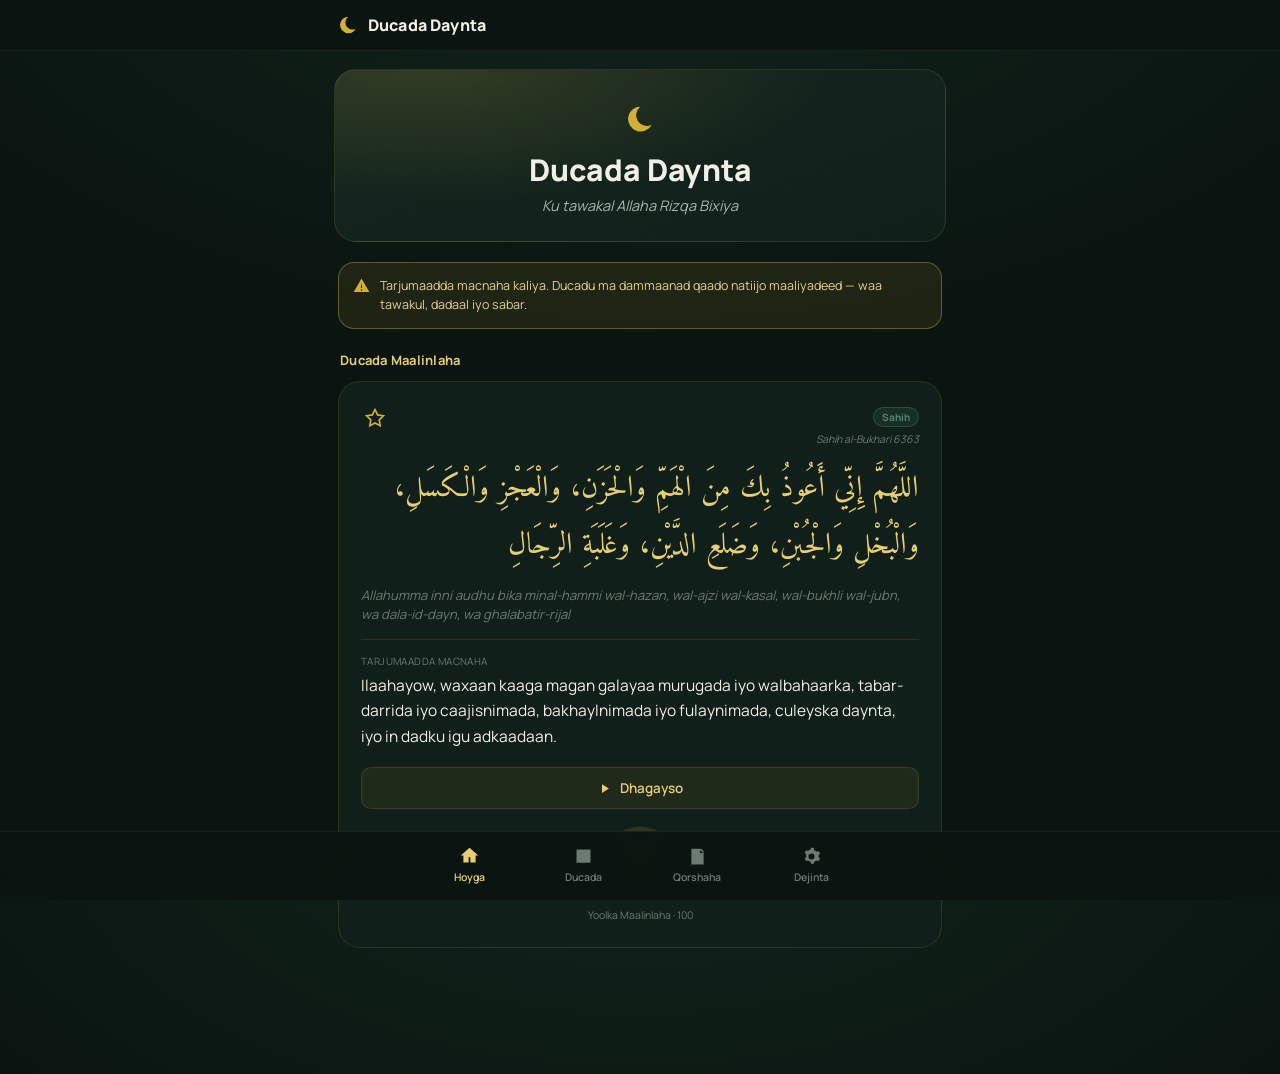
<file: index.html>
<!DOCTYPE html>
<html lang="so">
<head>
<meta charset="UTF-8">
<meta name="viewport" content="width=device-width, initial-scale=1, viewport-fit=cover">
<title>Ducada Daynta</title>
<meta name="description" content="Ducooyin lagu tawakalo Allaha marka daynta la joogo — Soomaali, Carabi iyo Ingiriisi.">
<meta name="theme-color" content="#0a1410">
 <link rel="icon" type="image/png" href="[data-uri]">
  <link rel="apple-touch-icon" href="[data-uri]">
  <link rel="manifest" href="manifest.json">
<link rel="icon" href="icons/favicon.png">
<link rel="apple-touch-icon" href="icons/icon-192.png">

<link rel="preconnect" href="https://fonts.googleapis.com">
<link rel="preconnect" href="https://fonts.gstatic.com" crossorigin>
<link href="https://fonts.googleapis.com/css2?family=Amiri:wght@400;700&family=Manrope:wght@400;500;600;700;800&display=swap" rel="stylesheet">

<link rel="stylesheet" href="style.css">
</head>
<body>

<div id="app" class="app">

  <!-- ======================= HEADER ======================= -->
  <header class="topbar">
    <div class="topbar-inner">
      <span class="brand-mark" aria-hidden="true">
        <svg viewBox="0 0 24 24" width="20" height="20"><path fill="currentColor" d="M12.5 2a10 10 0 1 0 8.9 14.5 8.5 8.5 0 0 1-9.6-13.9c.24-.17.1-.55-.2-.55A9.9 9.9 0 0 0 12.5 2Z"/></svg>
      </span>
      <span class="brand-name" data-i18n="title">Ducada Daynta</span>
      <button id="installBtn" class="install-btn" hidden type="button">
        <svg viewBox="0 0 24 24" width="15" height="15"><path fill="currentColor" d="M12 3v10.6l3.3-3.3 1.4 1.4L12 17l-4.7-4.7 1.4-1.4L12 13.6V3h0ZM5 19h14v2H5z"/></svg>
        <span data-i18n="install">Ku rakib</span>
      </button>
    </div>
  </header>

  <!-- ======================= MAIN VIEWS ======================= -->
  <main id="view" class="view"></main>

  <!-- ======================= TAB BAR ======================= -->
  <nav class="tabbar" role="tablist" aria-label="Main navigation">
    <button class="tab-item" data-tab="home" role="tab" aria-selected="true">
      <svg viewBox="0 0 24 24" width="21" height="21"><path fill="currentColor" d="M12 3 2 12h3v8h6v-6h2v6h6v-8h3L12 3Z"/></svg>
      <span data-i18n="tab_home">Hoyga</span>
    </button>
    <button class="tab-item" data-tab="library" role="tab" aria-selected="false">
      <svg viewBox="0 0 24 24" width="21" height="21"><path fill="currentColor" d="M4 4h6.5c1 0 1.9.4 2.5 1.1V20a3.5 3.5 0 0 0-2.5-1H4V4Zm16 0v15h-6.5a3.5 3.5 0 0 0-2.5 1V5.1A3.4 3.4 0 0 1 13.5 4H20Z"/></svg>
      <span data-i18n="tab_library">Ducada</span>
    </button>
    <button class="tab-item" data-tab="journal" role="tab" aria-selected="false">
      <svg viewBox="0 0 24 24" width="21" height="21"><path fill="currentColor" d="M5 3h11l3 3v15H5V3Zm10 1.5V8h3.5L15 4.5ZM7 12h10v1.6H7V12Zm0 4h10v1.6H7V16Zm0-8h6v1.6H7V8Z"/></svg>
      <span data-i18n="tab_journal">Qorshaha</span>
    </button>
    <button class="tab-item" data-tab="settings" role="tab" aria-selected="false">
      <svg viewBox="0 0 24 24" width="21" height="21"><path fill="currentColor" d="M12 8.5a3.5 3.5 0 1 1 0 7 3.5 3.5 0 0 1 0-7Zm8.2 3.5c0-.6-.05-1.1-.14-1.65l1.8-1.4-1.8-3.1-2.1.8a7.3 7.3 0 0 0-2.85-1.65L14.7 2h-3.4l-.4 2.1a7.3 7.3 0 0 0-2.85 1.65l-2.1-.8-1.8 3.1 1.8 1.4c-.09.55-.14 1.05-.14 1.65s.05 1.1.14 1.65l-1.8 1.4 1.8 3.1 2.1-.8a7.3 7.3 0 0 0 2.85 1.65l.4 2.1h3.4l.4-2.1a7.3 7.3 0 0 0 2.85-1.65l2.1.8 1.8-3.1-1.8-1.4c.09-.55.14-1.05.14-1.65Z"/></svg>
      <span data-i18n="tab_settings">Dejinta</span>
    </button>
  </nav>

</div>

<!-- toast -->
<div id="toast" class="toast" role="status" aria-live="polite"></div>

<script src="app.js"></script>
</body>
</html>
</file>
<file: style.css>
/* =============================================================
   Ducada Daynta — design tokens
   Deep green-black canvas, warm gold accent, Amiri for Arabic,
   Manrope for UI. Quiet everywhere, gold spent sparingly.
   ============================================================= */

:root{
  --bg:            #0a1410;
  --bg-elevated:   #101f19;
  --bg-elevated-2: #142720;
  --hairline:      rgba(212,175,55,.14);
  --hairline-soft: rgba(255,255,255,.06);

  --gold:          #d4af37;
  --gold-light:    #e8cd73;
  --gold-dim:      rgba(212,175,55,.5);
  --sage:          #2f6b4f;
  --sage-light:    #4f8a6c;

  --text:          #f2efe6;
  --text-muted:    #a9b4ac;
  --text-faint:    #6d7a72;

  --danger:        #d97b6c;
  --warn-bg:        rgba(212,175,55,.1);
  --warn-border:    rgba(212,175,55,.4);
  --warn-text:      #e6cf8f;

  --radius-s: 10px;
  --radius-m: 16px;
  --radius-l: 22px;

  --font-ui: 'Manrope', system-ui, -apple-system, 'Segoe UI', sans-serif;
  --font-ar: 'Amiri', 'Traditional Arabic', serif;

  --safe-t: env(safe-area-inset-top, 0px);
  --safe-b: env(safe-area-inset-bottom, 0px);
}

*{ box-sizing: border-box; }
html,body{ height:100%; }
html{ scroll-padding-top: var(--safe-t); }

body{
  margin:0;
  background: radial-gradient(120% 90% at 50% -10%, #12241c 0%, var(--bg) 55%);
  color: var(--text);
  font-family: var(--font-ui);
  -webkit-font-smoothing: antialiased;
  overscroll-behavior-y: none;
}

button, input, textarea{ font-family: inherit; color: inherit; }
button{ cursor:pointer; }
:focus-visible{ outline: 2px solid var(--gold); outline-offset: 2px; }

@media (prefers-reduced-motion: reduce){
  *{ animation-duration: .001ms !important; transition-duration: .001ms !important; }
}

/* ================= app shell ================= */

.app{
  min-height: 100%;
  display: flex;
  flex-direction: column;
}

.topbar{
  position: sticky;
  top: 0;
  z-index: 20;
  padding-top: var(--safe-t);
  background: linear-gradient(180deg, rgba(10,20,16,.97), rgba(10,20,16,.86));
  backdrop-filter: blur(10px);
  border-bottom: 1px solid var(--hairline-soft);
}
.topbar-inner{
  max-width: 640px;
  margin: 0 auto;
  padding: 14px 18px;
  display: flex;
  align-items: center;
  gap: 10px;
}
.brand-mark{
  display:flex;
  color: var(--gold);
  flex-shrink: 0;
}
.brand-name{
  font-weight: 800;
  font-size: 16px;
  letter-spacing: .01em;
}
.install-btn{
  margin-inline-start: auto;
  display: flex;
  align-items: center;
  gap: 6px;
  background: transparent;
  border: 1px solid var(--gold-dim);
  color: var(--gold-light);
  font-size: 12.5px;
  font-weight: 600;
  padding: 7px 12px;
  border-radius: 999px;
  transition: background .15s ease, transform .15s ease;
}
.install-btn:active{ transform: scale(.96); }
.install-btn:hover{ background: rgba(212,175,55,.08); }
.install-btn[hidden]{ display: none; }

.view{
  flex: 1;
  max-width: 640px;
  width: 100%;
  margin: 0 auto;
  padding: 0 18px 110px;
}

/* ================= tab bar ================= */

.tabbar{
  position: fixed;
  inset-inline: 0;
  bottom: 0;
  z-index: 30;
  display: flex;
  justify-content: center;
  gap: 4px;
  padding: 8px 14px calc(10px + var(--safe-b));
  background: linear-gradient(0deg, rgba(10,20,16,.98), rgba(10,20,16,.9));
  border-top: 1px solid var(--hairline-soft);
  backdrop-filter: blur(10px);
}
.tab-item{
  flex: 1;
  max-width: 110px;
  background: none;
  border: none;
  display: flex;
  flex-direction: column;
  align-items: center;
  gap: 3px;
  padding: 6px 4px;
  color: var(--text-faint);
  border-radius: var(--radius-s);
  transition: color .15s ease;
}
.tab-item svg{ transition: transform .15s ease; }
.tab-item[aria-selected="true"]{ color: var(--gold-light); }
.tab-item[aria-selected="true"] svg{ transform: translateY(-1px); }
.tab-item span{ font-size: 10.5px; font-weight: 600; }

/* ================= hero (home) ================= */

.hero{
  position: relative;
  margin: 18px -4px 20px;
  padding: 34px 22px 26px;
  border-radius: var(--radius-l);
  background:
    radial-gradient(120% 140% at 15% 0%, rgba(212,175,55,.16), transparent 55%),
    linear-gradient(160deg, var(--bg-elevated-2), var(--bg-elevated));
  border: 1px solid var(--hairline);
  overflow: hidden;
  text-align: center;
}
.hero::after{
  content:"";
  position: absolute;
  inset: 0;
  background-image: radial-gradient(circle, rgba(212,175,55,.35) 1px, transparent 1px);
  background-size: 22px 22px;
  opacity: .07;
  pointer-events: none;
}
.hero-crescent{ color: var(--gold); margin-bottom: 10px; }
.hero-title{
  font-size: 26px;
  font-weight: 800;
  margin: 0 0 6px;
  letter-spacing: .01em;
}
.hero-sub{
  margin: 0;
  color: var(--text-muted);
  font-size: 14.5px;
  font-style: italic;
}

.section-title{
  font-size: 13px;
  font-weight: 700;
  color: var(--gold-light);
  margin: 22px 2px 12px;
  letter-spacing: .02em;
}
.section-title:first-child{ margin-top: 6px; }

/* ================= disclaimer ================= */

.disclaimer{
  display:flex;
  gap:10px;
  background: var(--warn-bg);
  border: 1px solid var(--warn-border);
  border-radius: var(--radius-m);
  padding: 13px 14px;
  margin-bottom: 6px;
}
.disclaimer svg{ flex-shrink:0; color: var(--gold); margin-top:1px; }
.disclaimer p{
  margin: 0;
  color: var(--warn-text);
  font-size: 12.5px;
  line-height: 1.55;
}

/* ================= dua card ================= */

.dua-card{
  background: var(--bg-elevated);
  border: 1px solid var(--hairline);
  border-radius: var(--radius-l);
  padding: 22px;
  margin-bottom: 16px;
}
.dua-card-head{
  display:flex;
  justify-content: space-between;
  align-items: flex-start;
  margin-bottom: 14px;
  gap: 10px;
}
.fav-btn{
  background:none;
  border:none;
  color: var(--gold);
  font-size: 22px;
  line-height: 1;
  padding: 2px;
}
.fav-btn svg{ display:block; }
.source-block{ text-align: end; }
.grade-badge{
  display:inline-block;
  font-size: 10px;
  font-weight: 700;
  color: var(--sage-light);
  background: rgba(79,138,108,.15);
  border: 1px solid rgba(79,138,108,.35);
  padding: 2px 8px;
  border-radius: 999px;
  margin-bottom: 5px;
}
.source-text{ font-size: 10.5px; color: var(--text-faint); font-style: italic; }

.arabic-text{
  font-family: var(--font-ar);
  direction: rtl;
  font-size: 27px;
  line-height: 1.9;
  color: var(--gold-light);
  margin: 0 0 12px;
  text-align: right;
}
.translit-text{
  font-size: 13px;
  color: var(--text-faint);
  font-style: italic;
  margin: 0 0 14px;
  line-height: 1.5;
}
.divider{ height:1px; background: var(--hairline); margin: 14px 0; }
.meaning-label{
  font-size: 10px;
  color: var(--text-faint);
  letter-spacing: .04em;
  margin: 0 0 5px;
}
.meaning-text{
  font-size: 15.5px;
  color: var(--text);
  line-height: 1.65;
  margin: 0;
}
.meaning-text[dir="rtl"]{ text-align: right; font-family: var(--font-ar); font-size: 17px; }

.dua-actions{
  display:flex;
  flex-direction: column;
  align-items:stretch;
  gap: 16px;
  margin-top: 18px;
}
.play-btn{
  width: 100%;
  display:flex;
  align-items:center;
  justify-content:center;
  gap: 8px;
  background: rgba(212,175,55,.08);
  border: 1px solid var(--hairline);
  color: var(--gold-light);
  font-weight: 600;
  font-size: 13.5px;
  padding: 11px;
  border-radius: var(--radius-s);
  transition: background .15s ease;
}
.play-btn:hover{ background: rgba(212,175,55,.14); }
.play-btn.playing{ color: var(--text); border-color: var(--hairline-soft); }

/* ---- daily dhikr ring counter ---- */
.dhikr-block{
  display:flex;
  flex-direction: column;
  align-items:center;
  gap: 8px;
}
.dhikr-ring-btn{
  position: relative;
  width: 72px;
  height: 72px;
  background: none;
  border: none;
  padding: 0;
  display:flex;
  align-items:center;
  justify-content:center;
}
.dhikr-ring-btn svg{ transform: rotate(-90deg); }
.dhikr-ring-track{ stroke: rgba(212,175,55,.14); }
.dhikr-ring-fill{
  stroke: var(--gold);
  stroke-linecap: round;
  transition: stroke-dashoffset .25s ease;
}
.dhikr-ring-fill.complete{ stroke: var(--gold-light); }
.dhikr-ring-btn:active svg{ transform: rotate(-90deg) scale(.96); }
.dhikr-center{
  position: absolute;
  inset: 0;
  display:flex;
  flex-direction: column;
  align-items:center;
  justify-content:center;
  line-height: 1;
}
.dhikr-count{
  font-size: 19px;
  font-weight: 800;
  color: var(--gold);
  font-variant-numeric: tabular-nums;
}
.dhikr-ring-btn.complete .dhikr-count{ color: var(--gold-light); }
.dhikr-goal{ font-size: 9px; color: var(--text-faint); margin-top: 1px; }
.dhikr-edit-btn{
  background: none;
  border: none;
  color: var(--text-faint);
  font-size: 10.5px;
  padding: 3px 8px;
  border-radius: 999px;
}
.dhikr-edit-btn:hover{ color: var(--gold-light); }

@keyframes dhikr-pop{
  0%{ transform: scale(1); }
  40%{ transform: scale(1.12); }
  100%{ transform: scale(1); }
}
.dhikr-ring-btn.just-completed{ animation: dhikr-pop .35s ease; }

.goal-input{
  width:100%;
  background: var(--bg-elevated-2);
  border: 1px solid var(--hairline);
  border-radius: var(--radius-s);
  padding: 12px 14px;
  color: var(--text);
  font-size: 20px;
  font-weight: 700;
  text-align: center;
  margin-bottom: 18px;
  -moz-appearance: textfield;
}
.goal-input::-webkit-outer-spin-button,
.goal-input::-webkit-inner-spin-button{ -webkit-appearance: none; margin: 0; }

/* ================= journal / lock ================= */

.lock-screen{
  min-height: 60vh;
  display:flex;
  flex-direction: column;
  align-items:center;
  justify-content:center;
  text-align:center;
  padding: 20px;
}
.lock-icon{
  width:56px; height:56px;
  border-radius:50%;
  display:flex; align-items:center; justify-content:center;
  background: rgba(212,175,55,.1);
  border: 1px solid var(--hairline);
  color: var(--gold);
  margin-bottom: 18px;
}
.lock-title{ font-size: 19px; font-weight: 800; margin: 0 0 8px; }
.lock-sub{ color: var(--text-muted); font-size: 13.5px; margin: 0 0 24px; max-width: 260px; }

.pin-dots{ display:flex; gap: 12px; margin-bottom: 22px; }
.pin-dot{
  width:13px; height:13px; border-radius:50%;
  border: 1.5px solid var(--gold-dim);
  background: transparent;
  transition: background .12s ease;
}
.pin-dot.filled{ background: var(--gold); }
.pin-dot.shake-error{ border-color: var(--danger); }

.pinpad{
  display:grid;
  grid-template-columns: repeat(3, 1fr);
  gap: 12px;
  width: 100%;
  max-width: 260px;
}
.pinpad button{
  aspect-ratio: 1;
  border-radius: 50%;
  background: var(--bg-elevated);
  border: 1px solid var(--hairline-soft);
  font-size: 19px;
  font-weight: 600;
  color: var(--text);
}
.pinpad button:active{ background: var(--bg-elevated-2); }
.pinpad button.ghost{ background: none; border: none; color: var(--text-faint); font-size: 13px; }

.lock-error{ color: var(--danger); font-size: 12.5px; min-height: 18px; margin-bottom: 4px; }

.setup-pin-note{
  font-size: 12px;
  color: var(--text-faint);
  margin-top: 16px;
  max-width: 240px;
}

textarea.journal-input{
  width:100%;
  background: var(--bg-elevated);
  border: 1px solid var(--hairline);
  border-radius: var(--radius-m);
  padding: 14px;
  min-height: 110px;
  resize: vertical;
  color: var(--text);
  font-size: 15px;
  line-height: 1.55;
  margin-bottom: 12px;
}
textarea.journal-input::placeholder{ color: var(--text-faint); }
textarea.journal-input[dir="rtl"]{ text-align: right; }

.save-btn, .primary-btn{
  width:100%;
  background: linear-gradient(135deg, var(--gold), #b6912a);
  color: #14210e;
  font-weight: 800;
  font-size: 14.5px;
  padding: 13px;
  border: none;
  border-radius: var(--radius-s);
  display:flex; align-items:center; justify-content:center; gap:8px;
}
.save-btn:active, .primary-btn:active{ transform: scale(.99); }

.empty-state{
  text-align:center;
  color: var(--text-faint);
  font-size: 13.5px;
  padding: 30px 0;
}

.entry{
  background: var(--bg-elevated);
  border-inline-start: 3px solid var(--gold);
  border-radius: var(--radius-s);
  padding: 14px 16px;
  margin-bottom: 10px;
}
.entry-head{
  display:flex; justify-content:space-between; align-items:center;
  margin-bottom:6px;
}
.entry-date{ font-size:11px; color: var(--text-faint); }
.entry-tag{ font-size:10px; color: var(--text-faint); font-style:italic; }
.entry-text{ font-size: 14.5px; line-height:1.5; color: var(--text); margin:0; white-space: pre-wrap; }
.entry-text[dir="rtl"]{ text-align:right; }
.entry-del{
  background:none; border:none; color: var(--text-faint);
  font-size: 11px; margin-top: 8px; padding: 0;
}
.entry-del:hover{ color: var(--danger); }

/* ================= settings ================= */

.field-label{
  font-size: 12.5px;
  font-weight: 700;
  color: var(--text-muted);
  margin: 0 0 10px;
}
.lang-row{ display:flex; gap:8px; margin-bottom: 22px; }
.lang-btn{
  flex:1;
  background: var(--bg-elevated);
  border: 1px solid var(--hairline-soft);
  color: var(--text-muted);
  padding: 11px 6px;
  border-radius: var(--radius-s);
  font-weight: 600;
  font-size: 13px;
}
.lang-btn.active{
  background: rgba(212,175,55,.12);
  border-color: var(--gold-dim);
  color: var(--gold-light);
}

.setting-row{
  display:flex;
  justify-content: space-between;
  align-items:center;
  background: var(--bg-elevated);
  border: 1px solid var(--hairline-soft);
  border-radius: var(--radius-m);
  padding: 15px 16px;
  margin-bottom: 10px;
}
.setting-row-text .t{ font-size: 14.5px; font-weight: 600; }
.setting-row-text .d{ font-size: 11.5px; color: var(--text-faint); margin-top:2px; }

.switch{
  position: relative;
  width: 42px; height: 24px;
  background: var(--bg-elevated-2);
  border: 1px solid var(--hairline-soft);
  border-radius: 999px;
  flex-shrink: 0;
}
.switch::after{
  content:"";
  position:absolute; top:2px; left:2px;
  width: 18px; height: 18px;
  border-radius:50%;
  background: var(--text-faint);
  transition: transform .15s ease, background .15s ease;
}
.switch.on{ border-color: var(--gold-dim); }
.switch.on::after{ transform: translateX(18px); background: var(--gold); }

.danger-btn{
  width:100%;
  background: none;
  border: 1px solid rgba(217,123,108,.4);
  color: var(--danger);
  padding: 12px;
  border-radius: var(--radius-s);
  font-weight: 600;
  font-size: 13.5px;
  margin-top: 6px;
}

.about-block{
  margin-top: 26px;
  text-align:center;
  color: var(--text-faint);
  font-size: 11.5px;
  line-height: 1.7;
}

/* ================= toast ================= */

.toast{
  position: fixed;
  left: 50%;
  bottom: calc(84px + var(--safe-b));
  transform: translate(-50%, 12px);
  background: #1a2b23;
  border: 1px solid var(--hairline);
  color: var(--text);
  font-size: 13px;
  padding: 11px 18px;
  border-radius: 999px;
  opacity: 0;
  pointer-events: none;
  transition: opacity .2s ease, transform .2s ease;
  z-index: 50;
  white-space: nowrap;
  max-width: 90vw;
  overflow: hidden;
  text-overflow: ellipsis;
}
.toast.show{ opacity: 1; transform: translate(-50%, 0); }

/* ================= modal ================= */
.modal-backdrop{
  position: fixed; inset:0;
  background: rgba(5,10,8,.7);
  backdrop-filter: blur(2px);
  display:flex; align-items:flex-end; justify-content:center;
  z-index: 60;
}
.modal-sheet{
  width:100%; max-width: 480px;
  background: var(--bg-elevated);
  border: 1px solid var(--hairline);
  border-bottom: none;
  border-radius: var(--radius-l) var(--radius-l) 0 0;
  padding: 22px 20px calc(22px + var(--safe-b));
}
.modal-title{ font-size: 16px; font-weight:800; margin:0 0 8px; }
.modal-body{ font-size: 13.5px; color: var(--text-muted); line-height:1.55; margin: 0 0 18px; }
.modal-actions{ display:flex; gap:10px; }
.modal-actions button{ flex:1; padding:12px; border-radius: var(--radius-s); font-weight:700; font-size:13.5px; }
.modal-cancel{ background: none; border: 1px solid var(--hairline-soft); color: var(--text-muted); }
.modal-confirm{ background: var(--danger); border:none; color:#2a0f0a; }

/* ================= rtl helpers ================= */
[dir="rtl"] .entry-del{ text-align: right; }

@media (min-width: 520px){
  .hero-title{ font-size: 30px; }
  .arabic-text{ font-size: 30px; }
}
</file>
